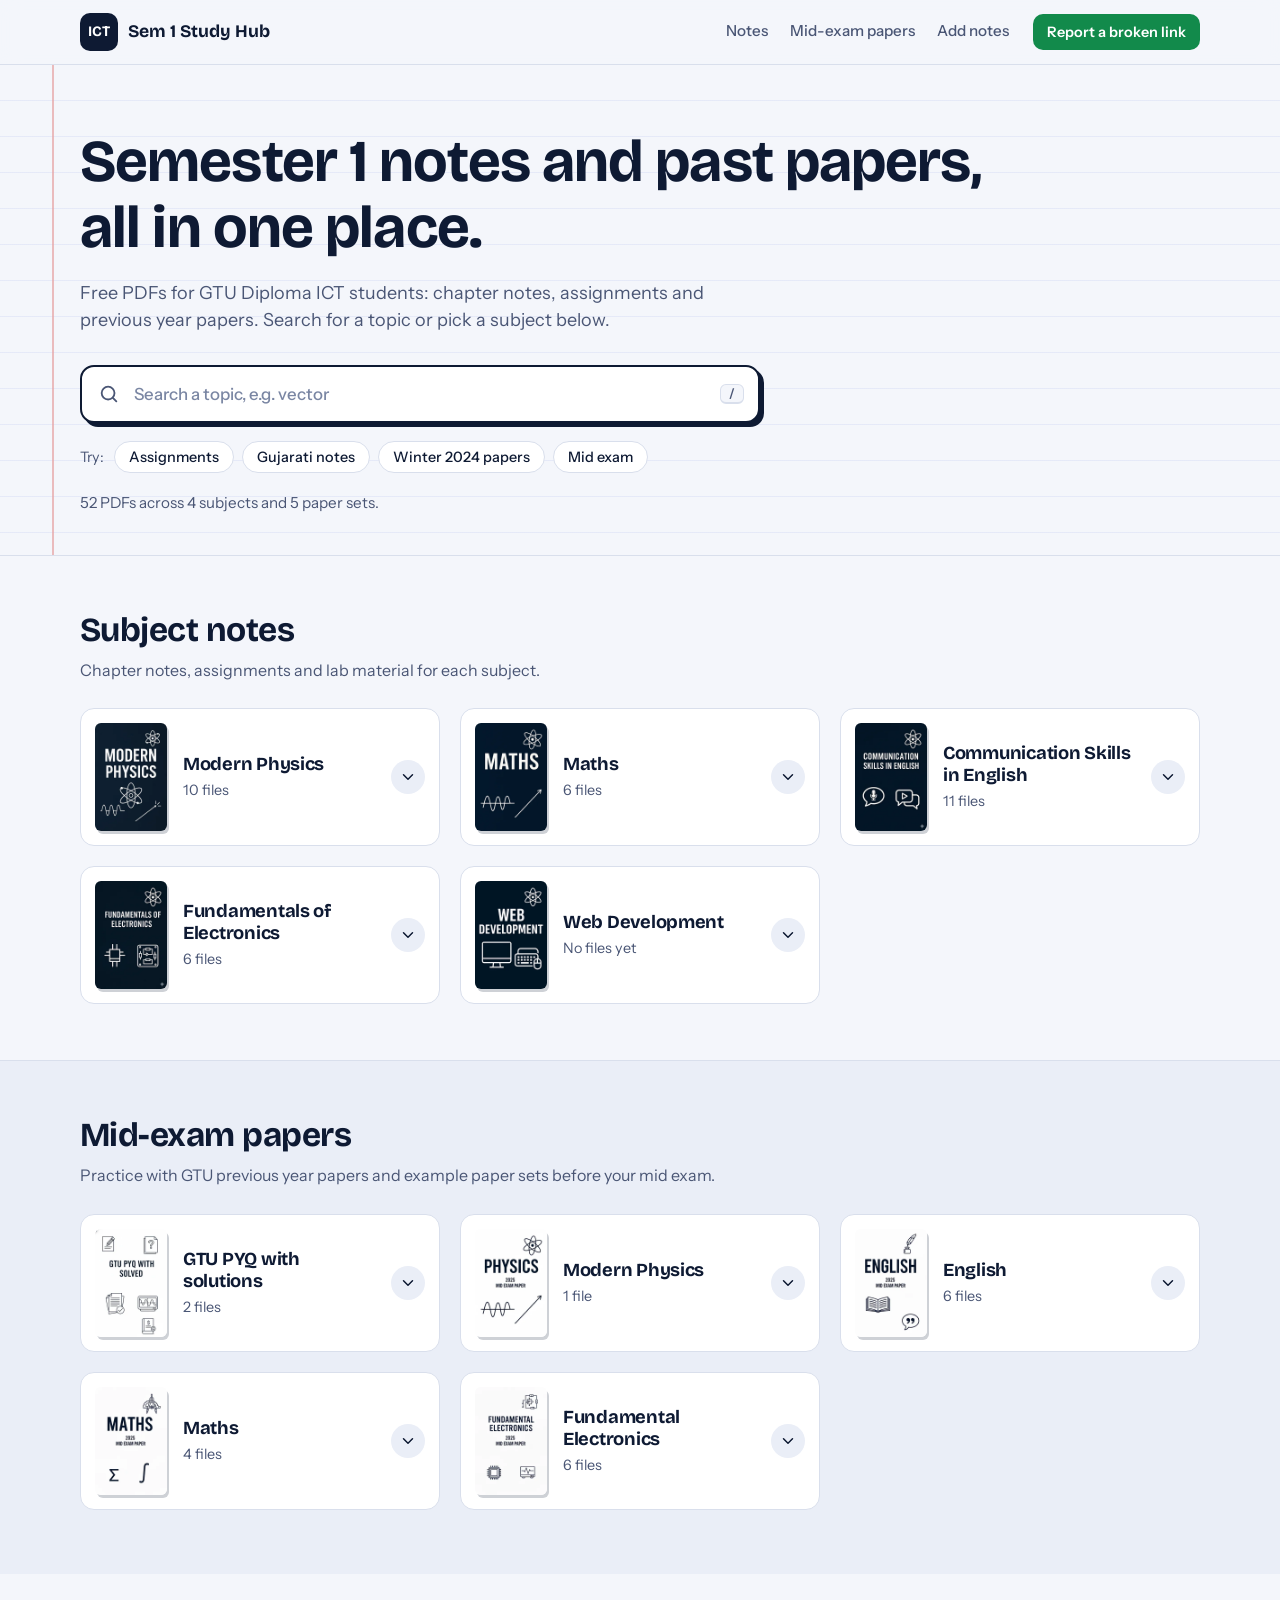
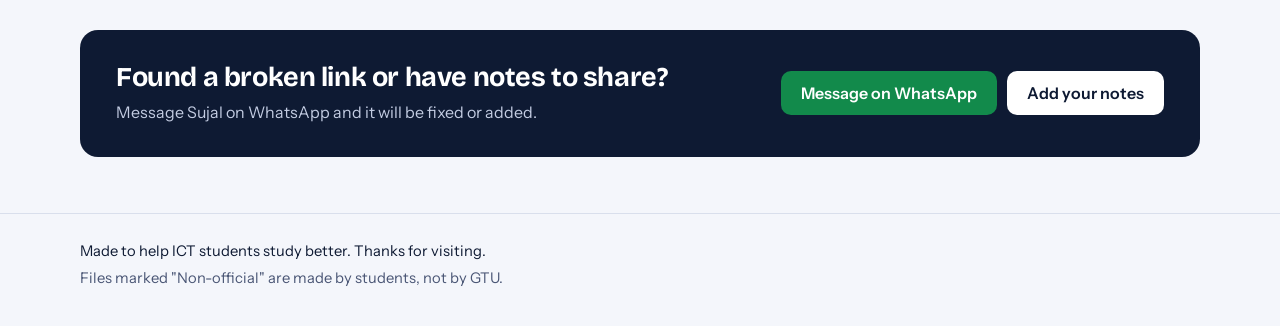
<file: index.html>
<!DOCTYPE html>
<html lang="en">

<head>
  <meta charset="UTF-8" />
  <meta name="viewport" content="width=device-width, initial-scale=1.0" />
  <title>ICT Semester 1 Notes and Past Papers (GTU Diploma)</title>
  <meta name="description"
    content="Free PDF notes, assignments and GTU past papers for Diploma ICT Semester 1 students. Search by subject or topic." />
  <meta name="theme-color" content="#0E1A33" />
  <link rel="preconnect" href="https://fonts.googleapis.com" />
  <link rel="preconnect" href="https://fonts.gstatic.com" crossorigin />
  <link
    href="https://fonts.googleapis.com/css2?family=Bricolage+Grotesque:opsz,wght@12..96,600;12..96,700&family=Instrument+Sans:wght@400;500;600&display=swap"
    rel="stylesheet" />
  <link rel="icon" type="image/png" href="img.png">
  <link rel="stylesheet" href="style.css" />
</head>

<body>

  <a class="skip" href="#notes">Skip to notes</a>

  <header class="topbar">
    <div class="wrap topbar-in">
      <a class="brand" href="#top" aria-label="ICT Semester 1 home">
        <span class="brand-mark" aria-hidden="true">ICT</span>
        <span class="brand-text">Sem 1 Study Hub</span>
      </a>
      <nav class="topnav" aria-label="Sections">
        <a href="#notes">Notes</a>
        <a href="#papers">Mid-exam papers</a>
        <a href="contribute.html">Add notes</a>
      </nav>
      <a class="btn btn-wa btn-sm" href="https://wa.me/918401542135" target="_blank" rel="noopener"><span
          class="long">Report a broken link</span><span class="short">Broken link?</span></a>
    </div>
  </header>

  <main id="top">
    <section class="hero">
      <div class="wrap">
        <h1>Semester 1 notes and past papers, all in one place.</h1>
        <p class="lead">Free PDFs for GTU Diploma ICT students: chapter notes, assignments and previous year papers.
          Search for a topic or pick a subject below.</p>

        <form class="search" role="search" onsubmit="return false">
          <label class="sr-only" for="q">Search notes and papers</label>
          <svg class="search-ic" viewBox="0 0 24 24" width="22" height="22" aria-hidden="true">
            <circle cx="11" cy="11" r="7" fill="none" stroke="currentColor" stroke-width="2" />
            <path d="m20 20-3.5-3.5" stroke="currentColor" stroke-width="2" stroke-linecap="round" />
          </svg>
          <input id="q" type="search" placeholder="Search a topic, e.g. vector" autocomplete="off" spellcheck="false" />
          <button type="button" class="clear" id="clear" aria-label="Clear search" hidden>
            <svg viewBox="0 0 24 24" width="18" height="18" aria-hidden="true">
              <path d="M6 6l12 12M18 6 6 18" stroke="currentColor" stroke-width="2" stroke-linecap="round" />
            </svg>
          </button>
          <kbd class="kbd" aria-hidden="true">/</kbd>
        </form>

        <div class="chips" aria-label="Quick searches">
          <span class="chips-label">Try:</span>
          <button type="button" class="chip" data-q="assignment">Assignments</button>
          <button type="button" class="chip" data-q="gujarati">Gujarati notes</button>
          <button type="button" class="chip" data-q="winter 2024">Winter 2024 papers</button>
          <button type="button" class="chip" data-q="mid">Mid exam</button>
        </div>

        <p class="summary" id="summary" aria-live="polite"></p>
      </div>
    </section>

    <noscript>
      <p class="wrap noscript">Please turn on JavaScript to see the list of PDFs.</p>
    </noscript>

    <section class="block" id="notes" aria-labelledby="notes-h">
      <div class="wrap">
        <div class="block-head">
          <h2 id="notes-h">Subject notes</h2>
          <p>Chapter notes, assignments and lab material for each subject.</p>
        </div>
        <div class="grid" id="notesGrid"></div>
      </div>
    </section>

    <section class="block block-alt" id="papers" aria-labelledby="papers-h">
      <div class="wrap">
        <div class="block-head">
          <h2 id="papers-h">Mid-exam papers</h2>
          <p>Practice with GTU previous year papers and example paper sets before your mid exam.</p>
        </div>
        <div class="grid" id="papersGrid"></div>
      </div>
    </section>

    <p class="wrap empty-all" id="emptyAll" hidden>
      <strong>No files match your search.</strong>
      Check the spelling or try a subject name like Maths or Physics. Can't find a file you need? <a
        href="https://wa.me/918401542135" target="_blank" rel="noopener">Ask on WhatsApp</a>.
    </p>

    <section class="contact">
      <div class="wrap contact-in">
        <div>
          <h2>Found a broken link or have notes to share?</h2>
          <p>Message Sujal on WhatsApp and it will be fixed or added.</p>
        </div>
        <div class="contact-btns"><a class="btn btn-wa" href="https://wa.me/918401542135" target="_blank"
            rel="noopener">Message on WhatsApp</a><a class="btn btn-light" href="contribute.html">Add your notes</a>
        </div>
      </div>
    </section>
  </main>

  <footer class="footer">
    <div class="wrap footer-in">
      <p>Made to help ICT students study better. Thanks for visiting.</p>
      <p class="muted">Files marked "Non-official" are made by students, not by GTU.</p>
    </div>
  </footer>

  <script src="config.js"></script>
  <script src="resources.js"></script>
  <script src="script.js"></script>
</body>

</html>
</file>
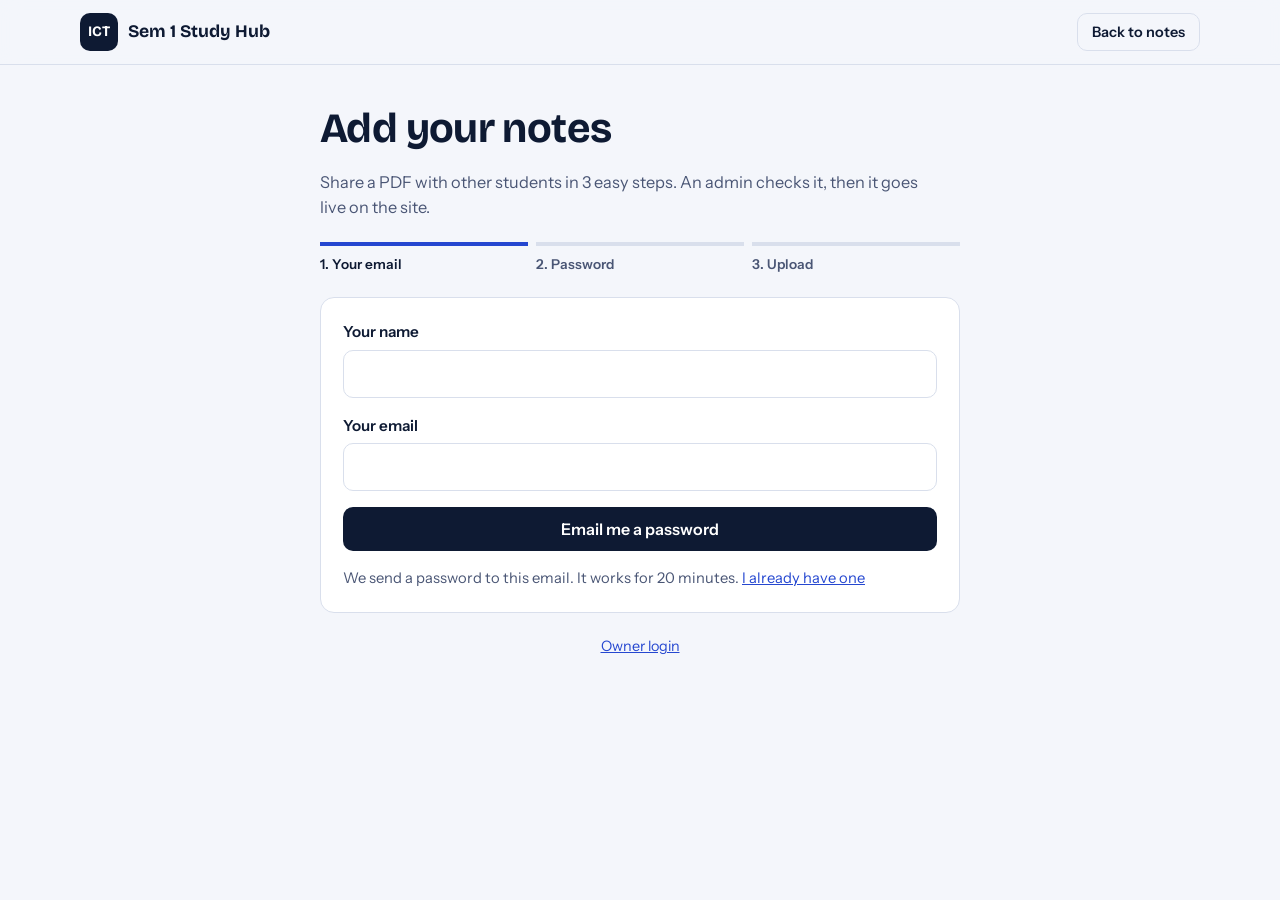
<file: contribute.html>
<!DOCTYPE html>
<html lang="en">

<head>
  <meta charset="UTF-8" />
  <meta name="viewport" content="width=device-width, initial-scale=1.0" />
  <title>Add notes | ICT Sem 1 Study Hub</title>
  <link rel="preconnect" href="https://fonts.googleapis.com" />
  <link rel="preconnect" href="https://fonts.gstatic.com" crossorigin />
  <link
    href="https://fonts.googleapis.com/css2?family=Bricolage+Grotesque:opsz,wght@12..96,600;12..96,700&family=Instrument+Sans:wght@400;500;600&display=swap"
    rel="stylesheet" />
  <link rel="stylesheet" href="style.css" />
</head>

<body>
  <header class="topbar">
    <div class="wrap topbar-in">
      <a class="brand" href="index.html"><span class="brand-mark" aria-hidden="true">ICT</span><span
          class="brand-text">Sem 1 Study Hub</span></a>
      <a class="btn btn-sm btn-ghost" href="index.html">Back to notes</a>
      <button class="btn btn-sm btn-ghost" id="logout" hidden>Log out</button>
    </div>
  </header>

  <main class="wrap narrow">
    <h1 class="page-h">Add your notes</h1>
    <p class="lead" id="intro">Share a PDF with other students in 3 easy steps. An admin checks it, then it goes live on
      the site.</p>
    <ol class="steps" id="steps">
      <li class="on">Your email</li>
      <li>Password</li>
      <li>Upload</li>
    </ol>
    <p class="notice" id="setupMsg" hidden>The upload service is not connected yet. Deploy the Apps Script and paste its
      URL in config.js.</p>
    <p class="msg" id="msg" role="status" aria-live="polite" hidden></p>

    <!-- Step 1 -->
    <section class="panel" id="s1">
      <form id="f1" class="stack">
        <label>Your name<input id="name" autocomplete="name" required minlength="2" /></label>
        <label>Your email<input id="email" type="email" autocomplete="email" inputmode="email" required /></label>
        <button class="btn btn-ink" type="submit" id="sendBtn">Email me a password</button>
        <p class="hint">We send a password to this email. It works for 20 minutes. <button type="button" class="link"
            id="haveBtn">I already have one</button></p>
      </form>
    </section>

    <!-- Step 2 -->
    <section class="panel" id="s2" hidden>
      <form id="f2" class="stack">
        <p class="hint" id="sentNote"></p>
        <label>Password from your email<input id="pw" autocomplete="one-time-code" autocapitalize="off"
            required /></label>
        <p class="timer" id="timer"></p>
        <button class="btn btn-ink" type="submit" id="loginBtn">Continue</button>
        <p class="hint">Not in your inbox? Check spam. <button type="button" class="link" id="resendBtn">Send a new
            password</button> or <button type="button" class="link" id="backBtn">change email</button></p>
      </form>
    </section>

    <!-- Owner -->
    <section class="panel" id="ownerBox" hidden>
      <form id="fo" class="stack">
        <label>Owner email<input id="oEmail" type="email" required /></label>
        <label>Owner password<input id="oPw" type="password" autocomplete="current-password" required /></label>
        <button class="btn btn-ink" type="submit" id="oBtn">Log in as owner</button>
        <p class="hint"><button type="button" class="link" id="ownerBack">Back</button></p>
      </form>
    </section>
    <p class="foot-link" id="footLink"><button type="button" class="link" id="ownerLink">Owner login</button></p>

    <!-- Step 3 -->
    <section id="dash" hidden>
      <p class="who" id="who"></p>
      <div class="tabs" id="tabs" role="tablist"></div>

      <div class="panel" id="tab-upload">
        <form id="upForm" class="stack">
          <label>Which folder?
            <select id="upFolder" required>
              <option value="">Loading folders...</option>
            </select>
          </label>
          <label class="drop" id="drop">
            <input type="file" id="upFile" accept="application/pdf" class="sr-only" />
            <strong id="dropT">Tap to choose a PDF</strong>
            <span id="dropS">or drag it here. Max 10 MB</span>
          </label>
          <label>Title<input id="upTitle" required minlength="3" maxlength="80"
              placeholder="e.g. Vector chapter notes" /></label>
          <button class="btn btn-ink" type="submit" id="upBtn">Upload</button>
        </form>
        <div class="done" id="upDone" hidden>
          <p class="done-ic" aria-hidden="true">&#10003;</p>
          <h2 id="doneH">Thank you!</h2>
          <p class="hint" id="doneT"></p>
          <button class="btn btn-ink" type="button" id="againBtn">Add another PDF</button>
        </div>
      </div>

      <div class="panel" id="tab-notes" hidden>
        <ul class="rows" id="noteList"></ul>
      </div>

      <div class="panel" id="tab-folders" hidden>
        <p class="hint">Uploads always go into an existing folder. Create a new one only when you really need it.</p>
        <form id="folderForm" class="stack">
          <label>New folder name<input id="fName" required minlength="2" maxlength="60" /></label>
          <label>Show it under<select id="fGroup">
              <option value="notes">Subject notes</option>
              <option value="papers">Mid-exam papers</option>
            </select></label>
          <label>Existing Drive folder link (optional)<input id="fDrive"
              placeholder="Leave empty to create a new Drive folder" /></label>
          <button class="btn btn-ink" type="submit">Create folder</button>
        </form>
      </div>

      <div class="panel" id="tab-team" hidden>
        <form id="teamForm" class="inline">
          <input id="tEmail" type="email" placeholder="Email address" required aria-label="Email address" />
          <select id="tRole" aria-label="Role">
            <option value="worker">Worker</option>
            <option value="admin">Admin</option>
          </select>
          <button class="btn btn-ink" type="submit">Add</button>
        </form>
        <p class="hint">Workers can upload (goes live at once) and delete. Admins can also approve uploads and create
          folders.</p>
        <ul class="rows" id="teamList"></ul>
      </div>
    </section>
  </main>

  <script src="config.js"></script>
  <script src="contribute.js"></script>
</body>

</html>
</file>
<file: style.css>
/* ===============================
   Tokens
   =============================== */
:root {
  --paper: #f4f6fb;
  --paper-2: #eaeef7;
  --card: #ffffff;
  --ink: #0e1a33;
  --ink-2: #4a5675;
  --line: #d9dfec;
  --cobalt: #2547d0;
  --cobalt-dark: #1a36a8;
  --marker: #ffe066;
  --margin-red: #e7a3a3;
  --wa: #128a4b;
  --wa-dark: #0c6b38;

  --font-display: "Bricolage Grotesque", "Segoe UI", system-ui, sans-serif;
  --font-body: "Instrument Sans", "Segoe UI", system-ui, -apple-system, sans-serif;

  --r-sm: 8px;
  --r-md: 14px;
  --wrap: 1120px;
}

/* ===============================
   Base
   =============================== */
*,
*::before,
*::after {
  box-sizing: border-box;
}

html {
  scroll-behavior: smooth;
  scroll-padding-top: 84px;
}

body {
  margin: 0;
  background: var(--paper);
  color: var(--ink);
  font-family: var(--font-body);
  font-size: 1rem;
  line-height: 1.55;
  -webkit-font-smoothing: antialiased;
}

img {
  max-width: 100%;
  display: block;
}

a {
  color: var(--cobalt);
}

h1,
h2,
h3 {
  font-family: var(--font-display);
  line-height: 1.12;
  margin: 0;
  letter-spacing: -0.015em;
}

.wrap {
  width: min(100% - 40px, var(--wrap));
  margin-inline: auto;
}

.sr-only {
  position: absolute;
  width: 1px;
  height: 1px;
  overflow: hidden;
  clip: rect(0 0 0 0);
  white-space: nowrap;
}

.skip {
  position: absolute;
  left: 12px;
  top: -60px;
  background: var(--ink);
  color: #fff;
  padding: 10px 14px;
  border-radius: var(--r-sm);
  z-index: 100;
}

.skip:focus {
  top: 12px;
}

:focus-visible {
  outline: 3px solid var(--cobalt);
  outline-offset: 2px;
  border-radius: 4px;
}

/* ===============================
   Top bar
   =============================== */
.topbar {
  position: sticky;
  top: 0;
  z-index: 50;
  background: rgba(244, 246, 251, 0.92);
  backdrop-filter: blur(10px);
  border-bottom: 1px solid var(--line);
}

.topbar-in {
  display: flex;
  align-items: center;
  gap: 24px;
  min-height: 64px;
}

.brand {
  display: flex;
  align-items: center;
  gap: 10px;
  text-decoration: none;
  color: var(--ink);
  margin-right: auto;
}

.brand-mark {
  display: grid;
  place-items: center;
  width: 38px;
  height: 38px;
  border-radius: 10px;
  background: var(--ink);
  color: #fff;
  font-family: var(--font-display);
  font-weight: 700;
  font-size: 0.9rem;
  letter-spacing: 0.02em;
}

.brand-text {
  white-space: nowrap;
  font-family: var(--font-display);
  font-weight: 700;
  font-size: 1.1rem;
}

.topnav {
  display: flex;
  gap: 22px;
}

.topnav a {
  color: var(--ink-2);
  text-decoration: none;
  font-weight: 500;
  font-size: 0.95rem;
  padding: 6px 0;
  border-bottom: 2px solid transparent;
}

.topnav a:hover {
  color: var(--ink);
  border-bottom-color: var(--marker);
}

/* ===============================
   Buttons
   =============================== */
.btn {
  display: inline-flex;
  align-items: center;
  justify-content: center;
  gap: 8px;
  padding: 12px 20px;
  border-radius: 10px;
  font: 600 1rem var(--font-body);
  text-decoration: none;
  cursor: pointer;
  border: 0;
  transition: background-color .15s;
}

.btn-sm {
  padding: 9px 14px;
  font-size: 0.9rem;
}

.short {
  display: none;
}

.btn-wa {
  background: var(--wa);
  color: #fff;
}

.btn-wa:hover {
  background: var(--wa-dark);
}

/* ===============================
   Hero (ruled-notebook page with margin line)
   =============================== */
.hero {
  position: relative;
  padding: 64px 0 40px;
  background-color: var(--paper);
  background-image: repeating-linear-gradient(to bottom, transparent 0, transparent 35px, rgba(37, 71, 208, 0.07) 35px, rgba(37, 71, 208, 0.07) 36px);
  border-bottom: 1px solid var(--line);
}

.hero::before {
  content: "";
  position: absolute;
  top: 0;
  bottom: 0;
  left: max(20px, calc(50% - var(--wrap) / 2 - 28px));
  width: 2px;
  background: var(--margin-red);
  opacity: .7;
}

.hero .wrap {
  position: relative;
}

.hero h1 {
  font-size: clamp(2.1rem, 5.2vw, 3.7rem);
  font-weight: 700;
  max-width: 16em;
}

.lead {
  max-width: 56ch;
  margin: 18px 0 0;
  font-size: 1.125rem;
  color: var(--ink-2);
}

.search {
  position: relative;
  display: flex;
  align-items: center;
  max-width: 680px;
  margin-top: 30px;
  background: var(--card);
  border: 2px solid var(--ink);
  border-radius: 14px;
  box-shadow: 4px 4px 0 var(--ink);
  transition: box-shadow .15s, transform .15s;
}

.search:focus-within {
  box-shadow: 4px 4px 0 var(--cobalt);
  border-color: var(--cobalt);
}

.search-ic {
  position: absolute;
  left: 16px;
  color: var(--ink-2);
  pointer-events: none;
}

.search input {
  flex: 1;
  min-width: 0;
  border: 0;
  background: transparent;
  outline: none;
  padding: 17px 16px 17px 52px;
  font: 500 1.05rem var(--font-body);
  color: var(--ink);
}

.search input::placeholder {
  color: #7a86a3;
}

.search input::-webkit-search-cancel-button {
  display: none;
}

.clear {
  border: 0;
  background: var(--paper-2);
  color: var(--ink);
  width: 32px;
  height: 32px;
  border-radius: 50%;
  display: grid;
  place-items: center;
  cursor: pointer;
  margin-right: 10px;
}

.clear[hidden] {
  display: none;
}

.clear:hover {
  background: var(--marker);
}

.kbd {
  margin-right: 14px;
  font: 600 0.8rem var(--font-body);
  color: var(--ink-2);
  border: 1px solid var(--line);
  border-bottom-width: 2px;
  border-radius: 6px;
  padding: 1px 8px;
  background: var(--paper);
}

.search:focus-within .kbd,
.search.has-value .kbd {
  display: none;
}

.chips {
  display: flex;
  flex-wrap: wrap;
  align-items: center;
  gap: 8px;
  margin-top: 18px;
}

.chips-label {
  color: var(--ink-2);
  font-size: 0.9rem;
  margin-right: 2px;
}

.chip {
  font: 500 0.9rem var(--font-body);
  color: var(--ink);
  background: var(--card);
  border: 1px solid var(--line);
  border-radius: 999px;
  padding: 6px 14px;
  cursor: pointer;
  transition: background-color .15s, border-color .15s;
}

.chip:hover {
  background: var(--marker);
  border-color: #e4c53a;
}

.summary {
  margin: 18px 0 0;
  min-height: 1.5em;
  color: var(--ink-2);
  font-size: 0.95rem;
}

.summary strong {
  color: var(--ink);
}

/* ===============================
   Sections
   =============================== */
.block {
  padding: 56px 0 24px;
}

.block-alt {
  background: var(--paper-2);
  margin-top: 32px;
  padding-bottom: 64px;
  border-top: 1px solid var(--line);
}

.block-head {
  margin-bottom: 26px;
}

.block-head h2 {
  font-size: clamp(1.6rem, 3vw, 2.1rem);
}

.block-head p {
  margin: 8px 0 0;
  color: var(--ink-2);
  max-width: 60ch;
}

.block[hidden] {
  display: none;
}

.grid {
  display: grid;
  grid-template-columns: repeat(3, minmax(0, 1fr));
  gap: 20px;
  align-items: start;
}

/* ===============================
   Subject card
   =============================== */
.subject {
  background: var(--card);
  border: 1px solid var(--line);
  border-radius: var(--r-md);
  overflow: hidden;
}

.subject[hidden] {
  display: none;
}

.subject[open] {
  border-color: var(--ink);
}

.subject>summary {
  display: flex;
  align-items: center;
  gap: 16px;
  padding: 14px;
  cursor: pointer;
  list-style: none;
}

.subject>summary::-webkit-details-marker {
  display: none;
}

.subject>summary:hover .chev {
  background: var(--marker);
}

.cover {
  width: 72px;
  height: auto;
  aspect-ratio: 2 / 3;
  border-radius: 6px;
  object-fit: cover;
  flex: none;
  box-shadow: 2px 3px 0 rgba(14, 26, 51, 0.2);
}

.s-body {
  flex: 1;
  min-width: 0;
}

.s-title {
  font-family: var(--font-display);
  font-weight: 700;
  font-size: 1.15rem;
  line-height: 1.2;
}

.s-count {
  margin: 4px 0 0;
  font-size: 0.9rem;
  color: var(--ink-2);
}

.chev {
  flex: none;
  width: 34px;
  height: 34px;
  border-radius: 50%;
  display: grid;
  place-items: center;
  background: var(--paper-2);
  transition: transform .2s, background-color .15s;
}

.subject[open] .chev {
  transform: rotate(180deg);
}

.files {
  list-style: none;
  margin: 0;
  padding: 0 8px 8px;
  border-top: 1px solid var(--line);
}

.files li+li {
  border-top: 1px solid var(--paper-2);
}

.file {
  display: flex;
  align-items: center;
  gap: 10px;
  padding: 11px 8px;
  border-radius: 8px;
  color: var(--ink);
  text-decoration: none;
  font-weight: 500;
  font-size: 0.97rem;
}

.file:hover {
  background: var(--paper);
}

.file:hover .go {
  color: var(--cobalt);
}

.f-ic {
  flex: none;
  color: var(--cobalt);
}

.f-name {
  flex: 1;
  min-width: 0;
}

.badge {
  flex: none;
  font-size: 0.75rem;
  font-weight: 600;
  padding: 2px 8px;
  border-radius: 999px;
  background: #fff3c4;
  color: #6a5200;
  border: 1px solid #ecd36b;
}

.badge-ext {
  background: var(--paper-2);
  color: var(--ink-2);
  border-color: var(--line);
}

.go {
  flex: none;
  color: #8a95b1;
}

.empty-note {
  padding: 18px 16px 16px;
  border-top: 1px solid var(--line);
  color: var(--ink-2);
  font-size: 0.95rem;
}

.empty-note a {
  font-weight: 600;
}

/* Search match highlighter */
mark {
  background: linear-gradient(to bottom, transparent 40%, var(--marker) 40%);
  color: inherit;
  padding: 0 1px;
}

.empty-all {
  margin-top: 40px;
  margin-bottom: 20px;
  padding: 22px 24px;
  background: var(--card);
  border: 1px dashed var(--ink-2);
  border-radius: var(--r-md);
}

.empty-all[hidden] {
  display: none;
}

/* ===============================
   Contact band + footer
   =============================== */
.contact {
  padding: 56px 0;
}

.contact-in {
  display: flex;
  align-items: center;
  justify-content: space-between;
  gap: 24px;
  flex-wrap: wrap;
  background: var(--ink);
  color: #fff;
  border-radius: 18px;
  padding: 32px 36px;
}

.contact h2 {
  font-size: clamp(1.3rem, 2.6vw, 1.7rem);
}

.contact p {
  margin: 8px 0 0;
  color: #c3cce2;
}

.footer {
  border-top: 1px solid var(--line);
  padding: 26px 0 36px;
  font-size: 0.92rem;
}

.footer-in p {
  margin: 0;
}

.footer .muted {
  color: var(--ink-2);
  margin-top: 4px;
}

.noscript {
  padding: 20px 0;
}

/* ===============================
   Responsive
   =============================== */
@media (max-width: 960px) {
  .grid {
    grid-template-columns: repeat(2, minmax(0, 1fr));
  }
}

@media (max-width: 640px) {
  .grid {
    grid-template-columns: 1fr;
    gap: 14px;
  }

  .topnav {
    display: none;
  }

  .long {
    display: none;
  }

  .short {
    display: inline;
  }

  .btn {
    white-space: nowrap;
  }

  .brand-text {
    font-size: 1rem;
  }

  .hero {
    padding: 40px 0 28px;
  }

  .hero::before {
    display: none;
  }

  .search {
    box-shadow: 3px 3px 0 var(--ink);
  }

  .kbd {
    display: none;
  }

  .contact-in {
    padding: 26px 22px;
  }

  .contact-in .btn {
    width: 100%;
  }
}

@media (prefers-reduced-motion: reduce) {
  html {
    scroll-behavior: auto;
  }

  * {
    transition: none !important;
  }
}

/* ===============================
   Add notes page
   =============================== */
.narrow {
  max-width: 640px;
  padding: 40px 0 72px;
}

.page-h {
  font-size: clamp(1.9rem, 4.5vw, 2.6rem);
}

.narrow .lead {
  font-size: 1.02rem;
}

.panel {
  background: var(--card);
  border: 1px solid var(--line);
  border-radius: var(--r-md);
  padding: 22px;
  margin-top: 22px;
}

.stack {
  display: grid;
  gap: 16px;
}

.stack[hidden],
.panel[hidden],
#dash[hidden] {
  display: none;
}

label {
  display: grid;
  gap: 6px;
  font-weight: 600;
  font-size: 0.95rem;
}

input,
select {
  font: 500 1rem var(--font-body);
  color: var(--ink);
  background: #fff;
  border: 1.5px solid var(--line);
  border-radius: 10px;
  padding: 11px 12px;
  width: 100%;
}

input:focus,
select:focus {
  outline: none;
  border-color: var(--cobalt);
  box-shadow: 0 0 0 3px rgba(37, 71, 208, .18);
}

input[type=file] {
  padding: 9px;
}

.btn-ink {
  background: var(--ink);
  color: #fff;
}

.btn-ink:hover {
  background: var(--cobalt);
}

.btn-ghost {
  background: transparent;
  color: var(--ink);
  border: 1.5px solid var(--line);
}

.btn-ghost:hover {
  background: var(--marker);
  border-color: #e4c53a;
}

.btn-danger {
  background: #fff;
  color: #b3261e;
  border: 1.5px solid #e8b9b5;
}

.btn-danger:hover {
  background: #fdecea;
}

.btn:disabled {
  opacity: .55;
  cursor: not-allowed;
}

.hint {
  margin: 0;
  color: var(--ink-2);
  font-size: 0.92rem;
  font-weight: 400;
}

.link {
  background: none;
  border: 0;
  padding: 0;
  font: inherit;
  color: var(--cobalt);
  text-decoration: underline;
  cursor: pointer;
}

.msg {
  margin: 18px 0 0;
  padding: 12px 14px;
  border-radius: 10px;
  background: #e7f6ee;
  border: 1px solid #9fd5b5;
  color: #0c5a30;
  font-weight: 500;
}

.msg.bad {
  background: #fdecea;
  border-color: #e8b9b5;
  color: #8e1d16;
}

.notice {
  margin: 18px 0 0;
  padding: 12px 14px;
  border-radius: 10px;
  background: #fff3c4;
  border: 1px solid #ecd36b;
  color: #5c4700;
}

.seg {
  display: inline-flex;
  gap: 4px;
  padding: 4px;
  background: var(--paper-2);
  border-radius: 12px;
  margin-bottom: 18px;
  flex-wrap: wrap;
}

.tabs {
  display: flex;
  gap: 4px;
  padding: 4px;
  background: var(--paper-2);
  border-radius: 12px;
  width: fit-content;
  max-width: 100%;
  flex-wrap: wrap;
}

.seg-b {
  font: 600 0.92rem var(--font-body);
  color: var(--ink-2);
  background: transparent;
  border: 0;
  border-radius: 9px;
  padding: 8px 14px;
  cursor: pointer;
}

.seg-b.on {
  background: #fff;
  color: var(--ink);
  box-shadow: 0 1px 3px rgba(14, 26, 51, .15);
}

.who {
  margin: 22px 0 12px;
  color: var(--ink-2);
}

.inline {
  display: flex;
  gap: 8px;
  flex-wrap: wrap;
  margin-bottom: 12px;
}

.inline input {
  flex: 1 1 200px;
  width: auto;
}

.inline select {
  width: auto;
}

.rows {
  list-style: none;
  margin: 0;
  padding: 0;
}

.row {
  display: flex;
  align-items: center;
  gap: 12px;
  padding: 14px 0;
  flex-wrap: wrap;
}

.row+.row,
.rows .row:not(:first-child) {
  border-top: 1px solid var(--paper-2);
}

.row-main {
  flex: 1 1 220px;
  min-width: 0;
}

.row-main p {
  margin: 0;
  overflow-wrap: anywhere;
}

.row-main a {
  font-weight: 600;
  color: var(--ink);
}

.row-sub {
  color: var(--ink-2);
  font-size: 0.88rem;
}

.row-acts {
  display: flex;
  gap: 8px;
  flex-wrap: wrap;
}

.row-empty {
  padding: 14px 0;
  color: var(--ink-2);
  list-style: none;
}

.badge-ok {
  background: #e7f6ee;
  color: #0c5a30;
  border-color: #9fd5b5;
}

.cover-ph {
  display: grid;
  place-items: center;
  background: var(--ink);
  color: #fff;
  font: 700 1.6rem var(--font-display);
}

.contact-btns {
  display: flex;
  gap: 10px;
  flex-wrap: wrap;
}

.btn-light {
  background: #fff;
  color: var(--ink);
}

.btn-light:hover {
  background: var(--marker);
}

@media (max-width: 640px) {
  .contact-btns {
    width: 100%;
    flex-direction: column;
  }

  .contact-btns .btn {
    width: 100%;
  }
}

@media (max-width: 520px) {
  .topbar-in:has(.btn-ghost) .brand-text {
    display: none;
  }

  .topbar-in {
    gap: 10px;
  }
}

/* Add notes: simpler, friendlier */
[hidden] {
  display: none !important;
}

.steps {
  display: flex;
  gap: 8px;
  list-style: none;
  padding: 0;
  margin: 22px 0 0;
  counter-reset: s;
}

.steps li {
  flex: 1;
  counter-increment: s;
  font-size: .85rem;
  font-weight: 600;
  color: var(--ink-2);
  padding-top: 8px;
  border-top: 4px solid var(--line);
}

.steps li::before {
  content: counter(s) ". ";
}

.steps li.on {
  color: var(--ink);
  border-top-color: var(--cobalt);
}

.panel input,
.panel select {
  min-height: 48px;
}

.drop {
  display: grid;
  gap: 4px;
  justify-items: center;
  text-align: center;
  padding: 26px 16px;
  border: 2px dashed var(--ink-2);
  border-radius: 12px;
  background: var(--paper);
  cursor: pointer;
}

.drop span {
  font-weight: 400;
  color: var(--ink-2);
  font-size: .9rem;
  overflow-wrap: anywhere;
}

.drop:hover,
.drop.over,
.drop:focus-within {
  background: #fff8d6;
  border-color: var(--ink);
}

.drop.has {
  border-style: solid;
  background: #eef2ff;
  border-color: var(--cobalt);
}

.timer {
  margin: 0;
  font-weight: 600;
  color: var(--cobalt-dark);
}

.done {
  text-align: center;
  padding: 8px 0;
  display: grid;
  gap: 10px;
  justify-items: center;
}

.done-ic {
  margin: 0;
  width: 56px;
  height: 56px;
  border-radius: 50%;
  background: #e7f6ee;
  color: #0c5a30;
  display: grid;
  place-items: center;
  font-size: 1.8rem;
  font-weight: 700;
}

.done h2 {
  font-size: 1.5rem;
}

.foot-link {
  margin-top: 22px;
  text-align: center;
  font-size: .9rem;
}
</file>
